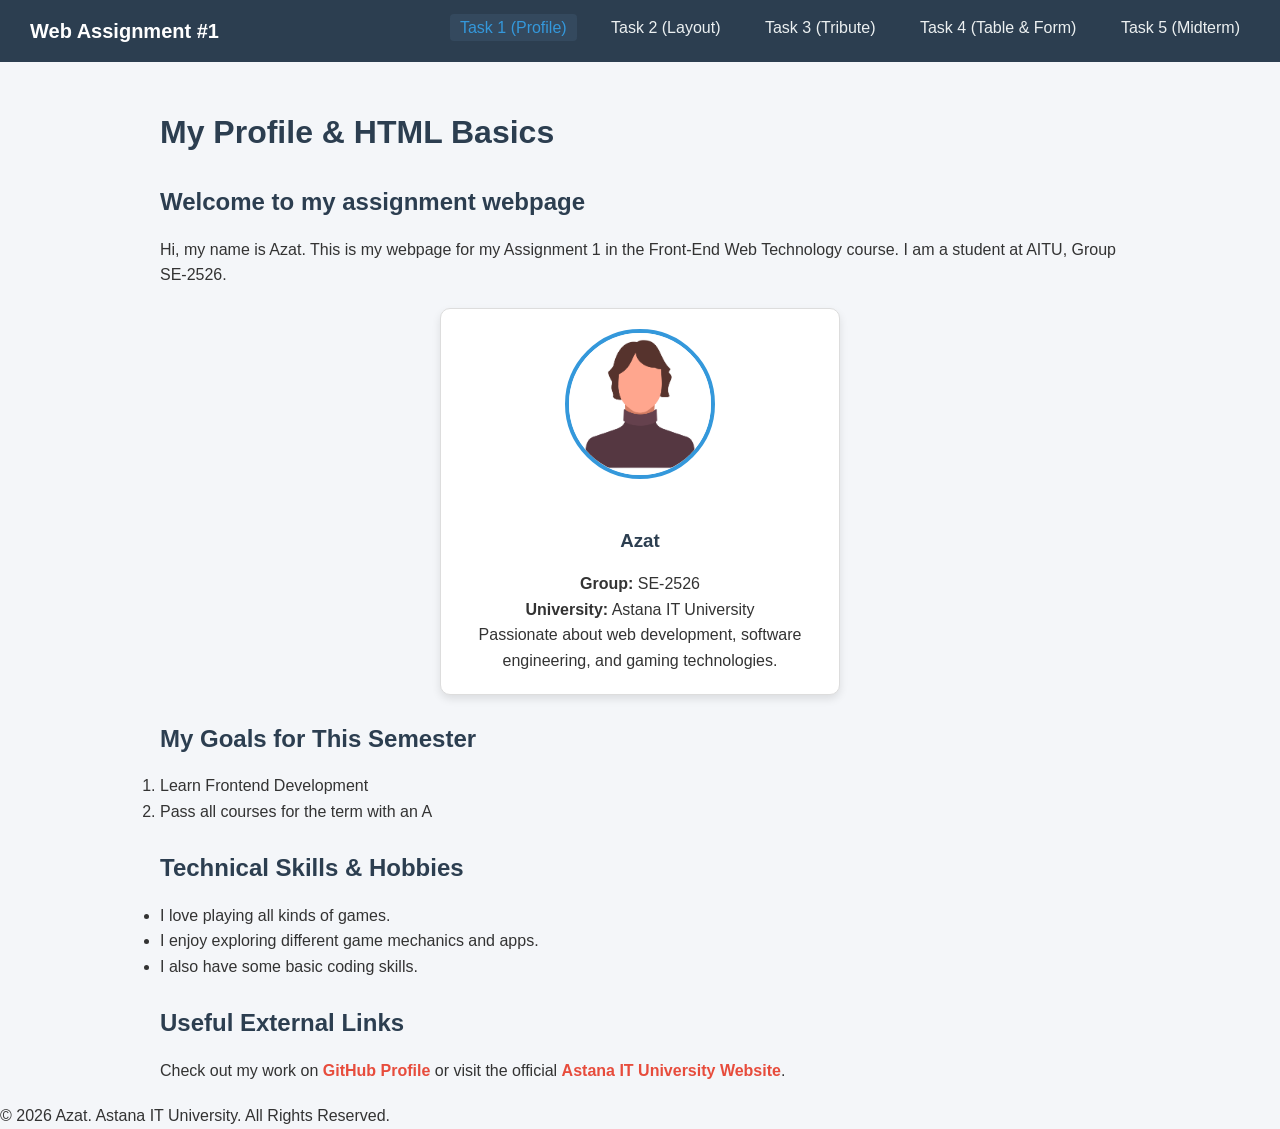
<file: index.html>
<!DOCTYPE html>
<html lang="en">
<head>
    <meta charset="UTF-8">
    <meta name="viewport" content="width=device-width, initial-scale=1.0">
    <title>Assignment 1 - Personal Profile</title>
    <link rel="stylesheet" href="style.css">
</head>
<body>

    <!--компос, баска тасктармен коннект-->
    <header>
        <nav class="navbar">
            <div class="logo">Web Assignment #1</div>
            <ul class="nav-links">
                <li><a href="index.html" class="active">Task 1 (Profile)</a></li>
                <li><a href="task2.html">Task 2 (Layout)</a></li>
                <li><a href="task3.html">Task 3 (Tribute)</a></li>
                <li><a href="task4.html">Task 4 (Table & Form)</a></li>
                <li><a href="task5.html">Task 5 (Midterm)</a></li>
            </ul>
        </nav>
    </header>

    <main class="container">
        <!--голова-->
        <h1>My Profile & HTML Basics</h1>
        <h2>Welcome to my assignment webpage</h2>

        <!--Описание-->
        <p>Hi, my name is Azat. This is my webpage for my Assignment 1 in the Front-End Web Technology course. I am a student at AITU, Group SE-2526.</p>

        <!--меным профиль-->
        <div class="profile-card" id="my-profile">
            <img src="assets/profile.jpg" class="profile-img" alt="Profile Picture">
            <h3>Azat</h3>
            <p><strong>Group:</strong> SE-2526</p>
            <p><strong>University:</strong> Astana IT University</p>
            <p>Passionate about web development, software engineering, and gaming technologies.</p>
        </div>

        <!--работа с ол ул короче список -->
        <h2>My Goals for This Semester</h2>
        <ol>
            <li>Learn Frontend Development</li>
            <li>Pass all courses for the term with an A</li>
        </ol>

        <h2>Technical Skills & Hobbies</h2>
        <ul>
            <li>I love playing all kinds of games.</li>
            <li>I enjoy exploring different game mechanics and apps.</li>
            <li>I also have some basic coding skills.</li>
        </ul>

        <!--сырткы ссылка-->
        <h2>Useful External Links</h2>
        <p>
            Check out my work on <a href="https://github.com/Azatlik29" target="_blank" class="external-link">GitHub Profile</a>
            or visit the official <a href="https://lms.astanait.edu.kz/" target="_blank" class="external-link">Astana IT University Website</a>.
        </p>
    </main>

    <footer>
        <p>&copy; 2026 Azat. Astana IT University. All Rights Reserved.</p>
    </footer>

</body>
</html>
</file>
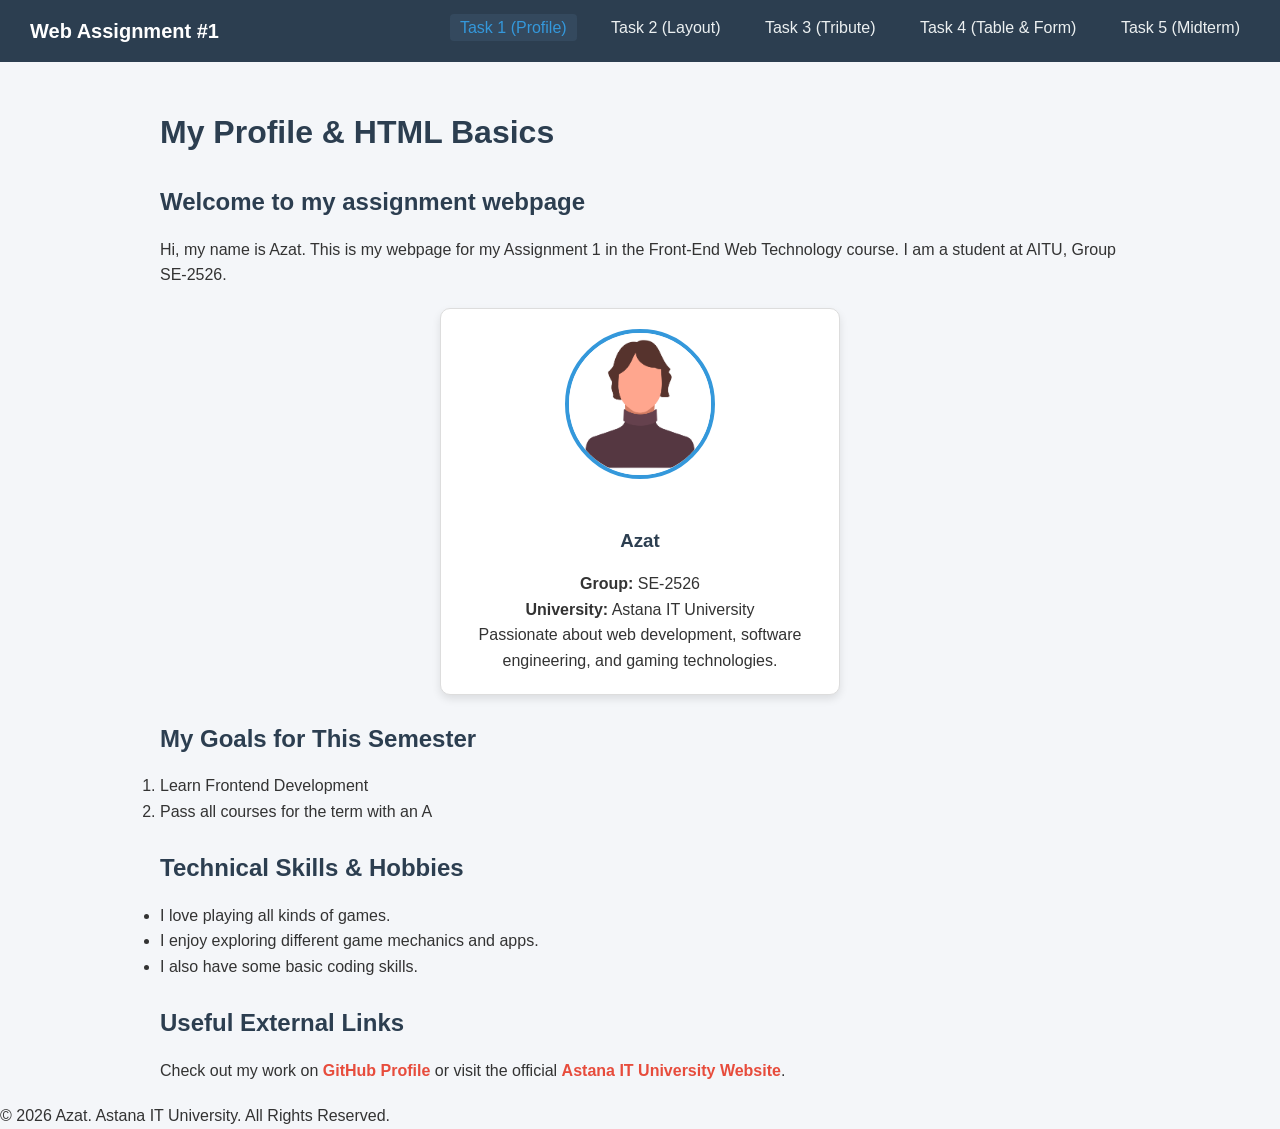
<file: Index.html>
<!DOCTYPE html>
<html lang="en">
<head>
    <meta charset="UTF-8">
    <meta name="viewport" content="width=device-width, initial-scale=1.0">
    <title>Assignment 1 - Personal Profile</title>
    <link rel="stylesheet" href="style.css">
</head>
<body>

    <!--компос, баска тасктармен коннект-->
    <header>
        <nav class="navbar">
            <div class="logo">Web Assignment #1</div>
            <ul class="nav-links">
                <li><a href="index.html" class="active">Task 1 (Profile)</a></li>
                <li><a href="task2.html">Task 2 (Layout)</a></li>
                <li><a href="task3.html">Task 3 (Tribute)</a></li>
                <li><a href="task4.html">Task 4 (Table & Form)</a></li>
                <li><a href="task5.html">Task 5 (Midterm)</a></li>
            </ul>
        </nav>
    </header>

    <main class="container">
        <!--голова-->
        <h1>My Profile & HTML Basics</h1>
        <h2>Welcome to my assignment webpage</h2>

        <!--Описание-->
        <p>Hi, my name is Azat. This is my webpage for my Assignment 1 in the Front-End Web Technology course. I am a student at AITU, Group SE-2526.</p>

        <!--меным профиль-->
        <div class="profile-card" id="my-profile">
            <img src="assets/profile.jpg" alt="Profile Picture of Azat" class="profile-img">
            <h3>Azat</h3>
            <p><strong>Group:</strong> SE-2526</p>
            <p><strong>University:</strong> Astana IT University</p>
            <p>Passionate about web development, software engineering, and gaming technologies.</p>
        </div>

        <!--работа с ол ул короче список -->
        <h2>My Goals for This Semester</h2>
        <ol>
            <li>Learn Frontend Development</li>
            <li>Pass all courses for the term with an A</li>
        </ol>

        <h2>Technical Skills & Hobbies</h2>
        <ul>
            <li>I love playing all kinds of games.</li>
            <li>I enjoy exploring different game mechanics and apps.</li>
            <li>I also have some basic coding skills.</li>
        </ul>

        <!--сырткы ссылка-->
        <h2>Useful External Links</h2>
        <p>
            Check out my work on <a href="https://github.com/Azatlik29" target="_blank" class="external-link">GitHub Profile</a>
            or visit the official <a href="https://lms.astanait.edu.kz/" target="_blank" class="external-link">Astana IT University Website</a>.
        </p>
    </main>

    <footer>
        <p>&copy; 2026 Azat. Astana IT University. All Rights Reserved.</p>
    </footer>

</body>
</html>
</file>
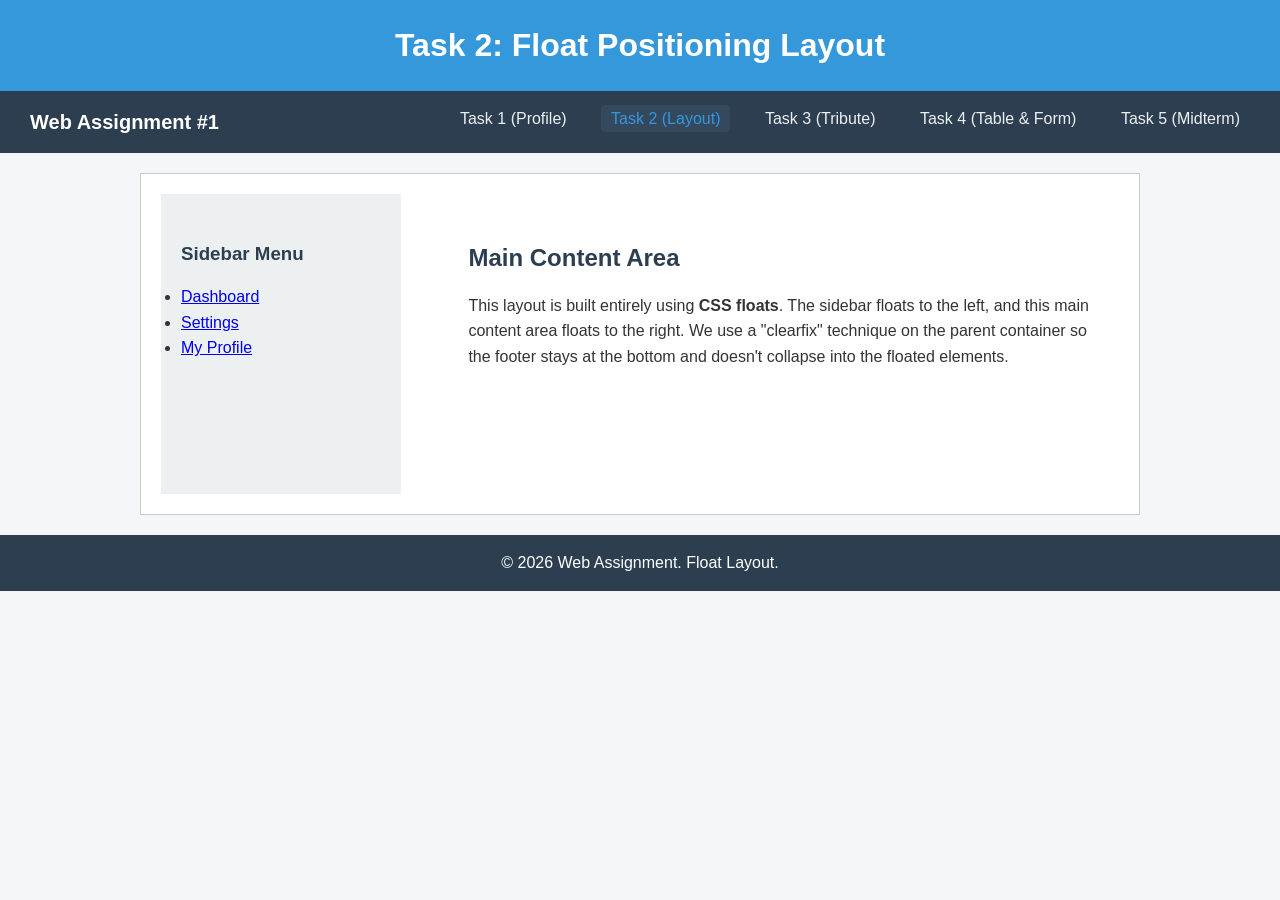
<file: task2.html>
<!DOCTYPE html>
<html lang="en">
<head>
    <meta charset="UTF-8">
    <title>Task 2 - Webpage Layout</title>
    <link rel="stylesheet" href="style.css">
</head>
<body>
    <header class="main-header">
        <h1>Task 2: Float Positioning Layout</h1>
    </header>
    <nav class="navbar">
        <div class="logo">Web Assignment #1</div>
        <ul class="nav-links">
            <li><a href="index.html">Task 1 (Profile)</a></li>
            <li><a href="task2.html" class="active">Task 2 (Layout)</a></li>
            <li><a href="task3.html">Task 3 (Tribute)</a></li>
            <li><a href="task4.html">Task 4 (Table & Form)</a></li>
            <li><a href="task5.html">Task 5 (Midterm)</a></li>
        </ul>
    </nav>
    <div class="container clearfix" id="layout-container">
        <aside class="sidebar">
            <h3>Sidebar Menu</h3>
            <ul>
                <li><a href="#">Dashboard</a></li>
                <li><a href="#">Settings</a></li>
                <li><a href="#">My Profile</a></li>
            </ul>
        </aside>
        <main class="main-aside-content">
            <h2>Main Content Area</h2>
            <p>This layout is built entirely using <strong>CSS floats</strong>. The sidebar floats to the left, and this main content area floats to the right. We use a "clearfix" technique on the parent container so the footer stays at the bottom and doesn't collapse into the floated elements.</p>
        </main>

    </div>

    <footer class="layout-footer">
        <p>&copy; 2026 Web Assignment. Float Layout.</p>
    </footer>
</body>
</html>
</file>
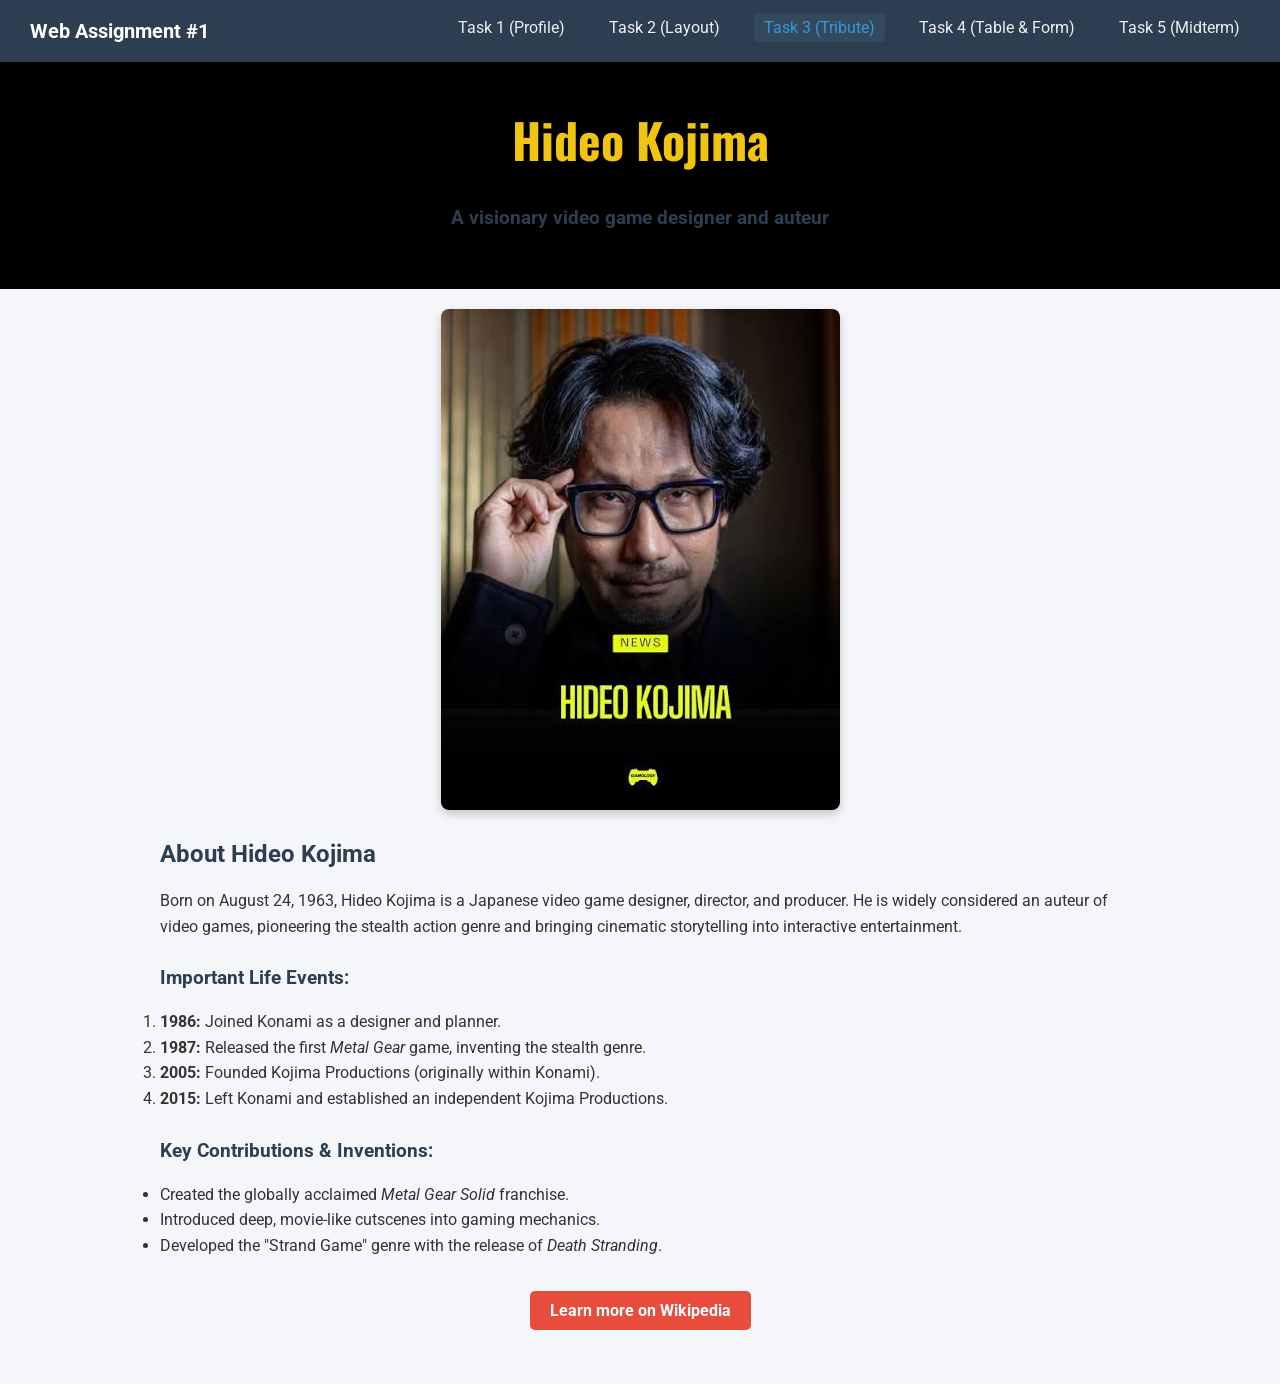
<file: task3.html>
<!DOCTYPE html>
<html lang="en">
<head>
    <meta charset="UTF-8">
    <title>Task 3 - Tribute Page</title>
    <link rel="stylesheet" href="style.css">
    <link href="https://fonts.googleapis.com/css2?family=Roboto:wght@400;700&family=Oswald:wght@500&display=swap" rel="stylesheet">
</head>
<body>
    <nav class="navbar">
        <div class="logo">Web Assignment #1</div>
        <ul class="nav-links">
            <li><a href="index.html">Task 1 (Profile)</a></li>
            <li><a href="task2.html">Task 2 (Layout)</a></li>
            <li><a href="task3.html" class="active">Task 3 (Tribute)</a></li>
            <li><a href="task4.html">Task 4 (Table & Form)</a></li>
            <li><a href="task5.html">Task 5 (Midterm)</a></li>
        </ul>
    </nav>

    <div class="tribute-content">
        <header class="tribute-header">
            <h1>Hideo Kojima</h1>
            <h3>A visionary video game designer and auteur</h3>
        </header>

        <main class="container">
            <img src="assets/hideo.jpeg" alt="Hideo Kojima Portrait" class="tribute-img">

            <h2>About Hideo Kojima</h2>
            <p>Born on August 24, 1963, Hideo Kojima is a Japanese video game designer, director, and producer. He is widely considered an auteur of video games, pioneering the stealth action genre and bringing cinematic storytelling into interactive entertainment.</p>

            <h3>Important Life Events:</h3>
            <ol>
                <li><strong>1986:</strong> Joined Konami as a designer and planner.</li>
                <li><strong>1987:</strong> Released the first <em>Metal Gear</em> game, inventing the stealth genre.</li>
                <li><strong>2005:</strong> Founded Kojima Productions (originally within Konami).</li>
                <li><strong>2015:</strong> Left Konami and established an independent Kojima Productions.</li>
            </ol>

            <h3>Key Contributions & Inventions:</h3>
            <ul>
                <li>Created the globally acclaimed <em>Metal Gear Solid</em> franchise.</li>
                <li>Introduced deep, movie-like cutscenes into gaming mechanics.</li>
                <li>Developed the "Strand Game" genre with the release of <em>Death Stranding</em>.</li>
            </ul>

            <div class="tribute-footer">
                <a href="https://en.wikipedia.org/wiki/Hideo_Kojima" target="_blank" class="btn">Learn more on Wikipedia</a>
            </div>
        </main>
    </div>
</body>
</html>
</file>
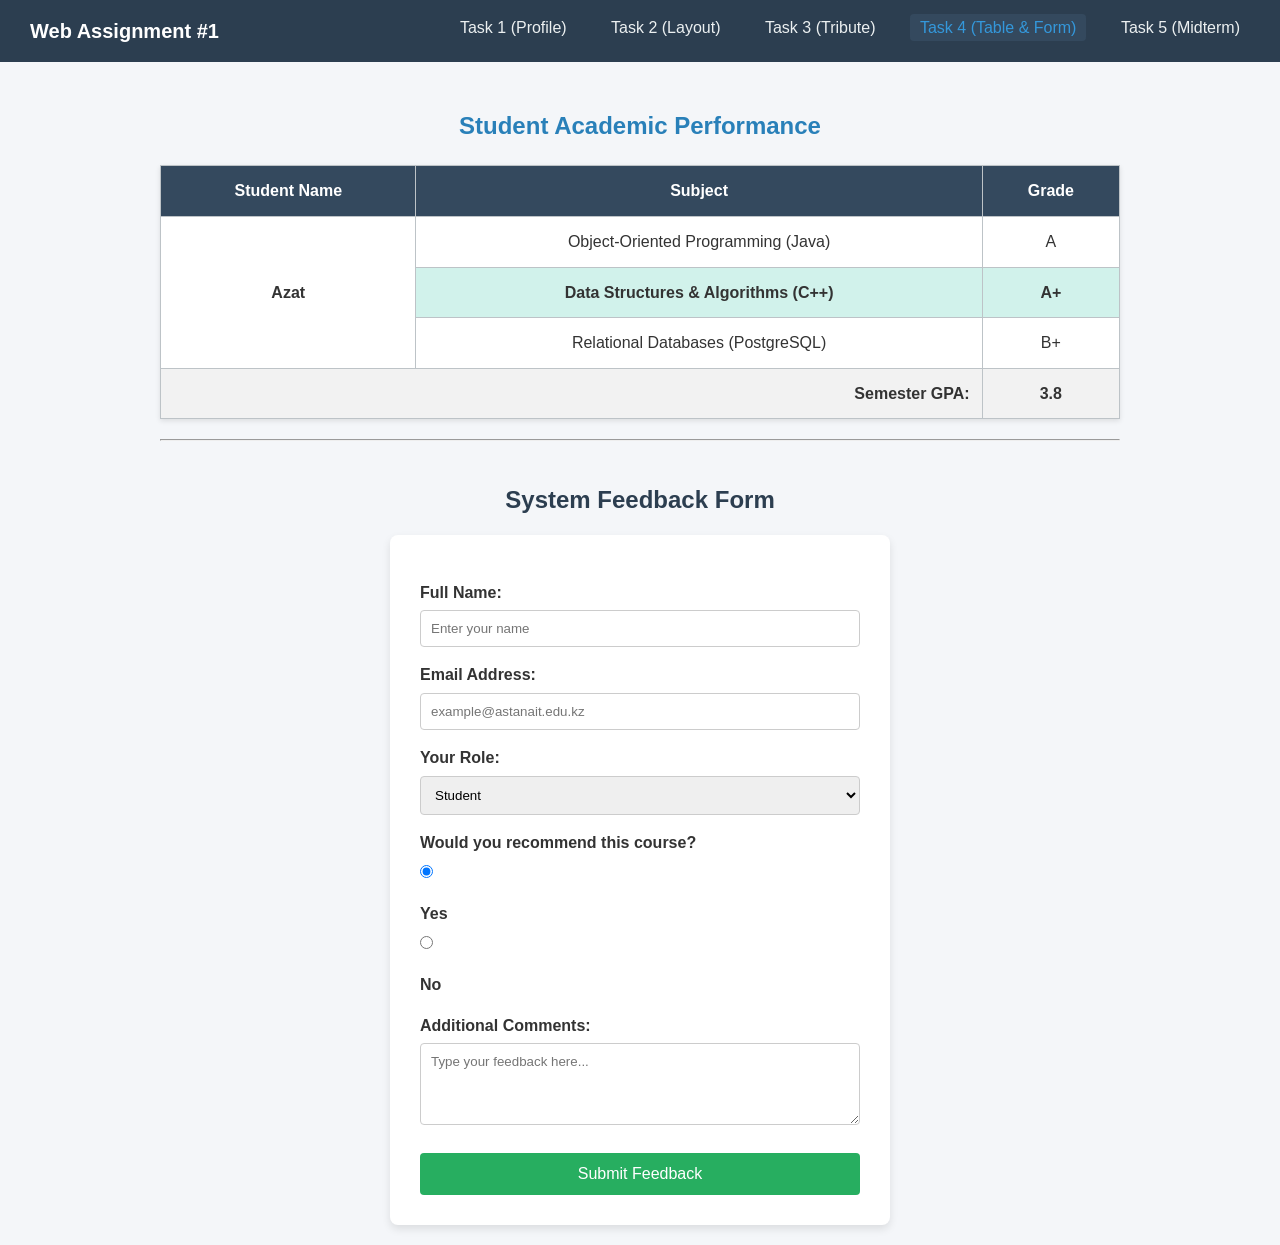
<file: task4.html>
<!DOCTYPE html>
<html lang="en">
<head>
    <meta charset="UTF-8">
    <title>Task 4 - Tables and Forms</title>
    <link rel="stylesheet" href="style.css">
</head>
<body>
    <nav class="navbar">
        <div class="logo">Web Assignment #1</div>
        <ul class="nav-links">
            <li><a href="index.html">Task 1 (Profile)</a></li>
            <li><a href="task2.html">Task 2 (Layout)</a></li>
            <li><a href="task3.html">Task 3 (Tribute)</a></li>
            <li><a href="task4.html" class="active">Task 4 (Table & Form)</a></li>
            <li><a href="task5.html">Task 5 (Midterm)</a></li>
        </ul>
    </nav>

    <main class="container">
        <h2 id="table-title">Student Academic Performance</h2>
        <table class="grades-table">
            <thead>
                <tr>
                    <th>Student Name</th>
                    <th>Subject</th>
                    <th>Grade</th>
                </tr>
            </thead>
            <tbody>
                <tr>
                    <td rowspan="3"><strong>Azat</strong></td>
                    <td>Object-Oriented Programming (Java)</td>
                    <td>A</td>
                </tr>
                <tr class="highlight-row">
                    <td>Data Structures & Algorithms (C++)</td>
                    <td>A+</td>
                </tr>
                <tr>
                    <td>Relational Databases (PostgreSQL)</td>
                    <td>B+</td>
                </tr>
                <tr>
                    <td colspan="2" style="text-align: right;"><strong>Semester GPA:</strong></td>
                    <td><strong>3.8</strong></td>
                </tr>
            </tbody>
        </table>

        <hr>

        <h2 style="text-align: center; margin-top: 40px;">System Feedback Form</h2>
        <div class="form-container">
            <form id="feedback-form" action="#" method="POST">

                <label for="name">Full Name:</label>
                <input type="text" id="name" name="name" required placeholder="Enter your name">

                <label for="email">Email Address:</label>
                <input type="email" id="email" name="email" required placeholder="example@astanait.edu.kz">

                <label for="role">Your Role:</label>
                <select id="role" name="role">
                    <option value="student">Student</option>
                    <option value="teacher">Teacher</option>
                    <option value="other">Other</option>
                </select>

                <label>Would you recommend this course?</label>
                <div class="radio-group">
                    <input type="radio" id="yes" name="recommend" value="yes" checked>
                    <label for="yes">Yes</label>

                    <input type="radio" id="no" name="recommend" value="no">
                    <label for="no">No</label>
                </div>

                <label for="comments">Additional Comments:</label>
                <textarea id="comments" name="comments" rows="4" placeholder="Type your feedback here..."></textarea>

                <button type="submit" class="submit-btn">Submit Feedback</button>
            </form>
        </div>
    </main>
</body>
</html>
</file>
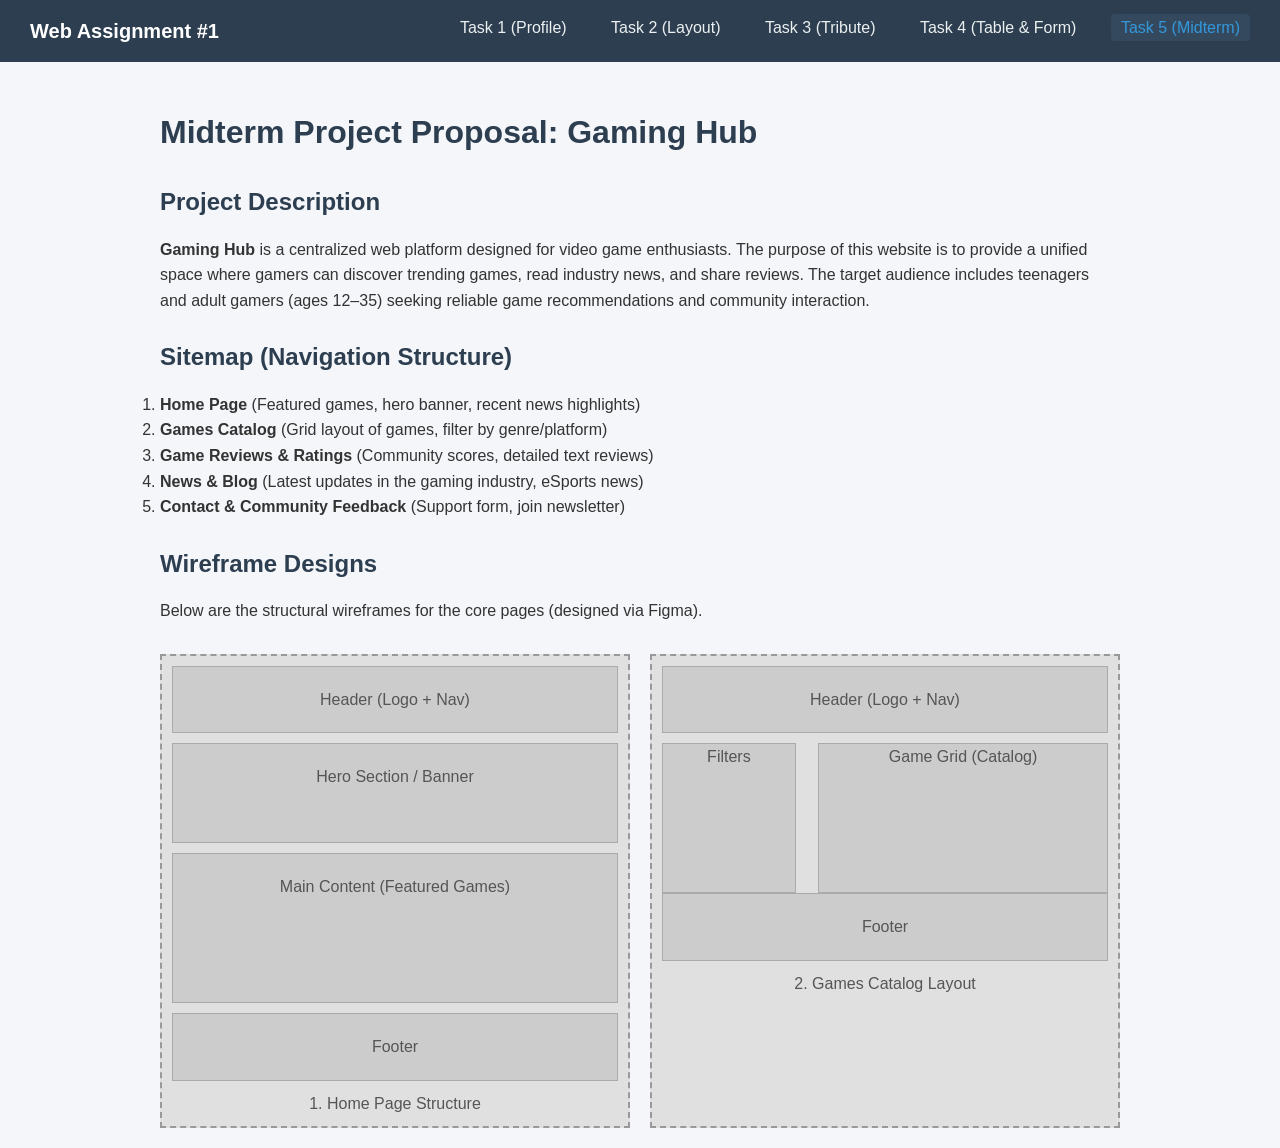
<file: task5.html>
<!DOCTYPE html>
<html lang="en">
<head>
    <meta charset="UTF-8">
    <title>Task 5 - Midterm Proposal</title>
    <link rel="stylesheet" href="style.css">
</head>
<body>
    <nav class="navbar">
        <div class="logo">Web Assignment #1</div>
        <ul class="nav-links">
            <li><a href="index.html">Task 1 (Profile)</a></li>
            <li><a href="task2.html">Task 2 (Layout)</a></li>
            <li><a href="task3.html">Task 3 (Tribute)</a></li>
            <li><a href="task4.html">Task 4 (Table & Form)</a></li>
            <li><a href="task5.html" class="active">Task 5 (Midterm)</a></li>
        </ul>
    </nav>

    <main class="container">
        <h1>Midterm Project Proposal: Gaming Hub</h1>

        <h2>Project Description</h2>
        <p><strong>Gaming Hub</strong> is a centralized web platform designed for video game enthusiasts. The purpose of this website is to provide a unified space where gamers can discover trending games, read industry news, and share reviews. The target audience includes teenagers and adult gamers (ages 12–35) seeking reliable game recommendations and community interaction.</p>

        <h2>Sitemap (Navigation Structure)</h2>
        <ol>
            <li><strong>Home Page</strong> (Featured games, hero banner, recent news highlights)</li>
            <li><strong>Games Catalog</strong> (Grid layout of games, filter by genre/platform)</li>
            <li><strong>Game Reviews & Ratings</strong> (Community scores, detailed text reviews)</li>
            <li><strong>News & Blog</strong> (Latest updates in the gaming industry, eSports news)</li>
            <li><strong>Contact & Community Feedback</strong> (Support form, join newsletter)</li>
        </ol>

        <h2>Wireframe Designs</h2>
        <p>Below are the structural wireframes for the core pages (designed via Figma).</p>
        <div class="wireframe-grid">
            <div class="wireframe-box">
                <div class="wf-header">Header (Logo + Nav)</div>
                <div class="wf-hero">Hero Section / Banner</div>
                <div class="wf-content">Main Content (Featured Games)</div>
                <div class="wf-footer">Footer</div>
                <p>1. Home Page Structure</p>
            </div>

            <div class="wireframe-box">
                <div class="wf-header">Header (Logo + Nav)</div>
                <div class="wf-sidebar">Filters</div>
                <div class="wf-content-half">Game Grid (Catalog)</div>
                <div class="wf-footer" style="clear:both;">Footer</div>
                <p>2. Games Catalog Layout</p>
            </div>
        </div>
    </main>
</body>
</html>
</file>
<file: style.css>
/*gls*/
* {
    box-sizing: border-box;
    margin: 0;
    padding: 0;
}

body {
    font-family: 'Roboto', Arial, sans-serif;
    background-color: #f4f6f9;
    color: #333;
    line-height: 1.6;
}

.container {
    max-width: 1000px;
    margin: 0 auto;
    padding: 20px;
}

/*nvbr*/
.navbar {
    background-color: #2c3e50;
    padding: 15px 30px;
    display: table;
    width: 100%;
}
.logo {
    color: white;
    font-weight: bold;
    font-size: 20px;
    float: left;
}
.nav-links {
    list-style: none;
    float: right;
}
.nav-links li {
    display: inline-block;
    margin-left: 20px;
}
.nav-links a {
    color: #ecf0f1;
    text-decoration: none;
    font-size: 16px;
    padding: 5px 10px;
    border-radius: 4px;
    transition: background 0.3s;
}
.nav-links a:hover, .nav-links a.active {
    background-color: #34495e;
    color: #3498db;
}

/*t1*/
h1, h2, h3 {
    color: #2c3e50;
    margin-bottom: 15px;
    margin-top: 25px;
}
.profile-card {
    background: white;
    padding: 20px;
    border-radius: 10px;
    box-shadow: 0 4px 8px rgba(0,0,0,0.1);
    text-align: center;
    max-width: 400px;
    margin: 20px auto;
    border: 1px solid #ddd;
}
.profile-img {
    max-width: 150px;
    height: 150px;
    object-fit: cover;
    border-radius: 50%;
    border: 4px solid #3498db;
    margin-bottom: 15px;
}
.external-link {
    color: #e74c3c;
    font-weight: bold;
    text-decoration: none;
}
.external-link:hover {
    text-decoration: underline;
}

/*t2*/
.main-header {
    background-color: #3498db;
    color: white;
    text-align: center;
    padding: 20px;
}
.main-header h1 {
    color: white;
    margin: 0;
}
#layout-container {
    background: white;
    margin-top: 20px;
    border: 1px solid #ccc;
}
.sidebar {
    float: left;
    width: 25%;
    background-color: #ecf0f1;
    padding: 20px;
    min-height: 300px;
}
.main-aside-content {
    float: right;
    width: 70%;
    padding: 20px;
    background-color: #fff;
    min-height: 300px;
}
.layout-footer {
    clear: both;
    background: #2c3e50;
    color: white;
    text-align: center;
    padding: 15px;
    margin-top: 20px;
}
.clearfix::after {
    content: "";
    display: table;
    clear: both;
}

/*t3*/
.tribute-header {
    background-color: #000;
    color: #fff;
    text-align: center;
    padding: 40px 20px;
}
.tribute-header h1 {
    font-family: 'Oswald', sans-serif;
    color: #f1c40f;
    font-size: 3rem;
    margin: 0;
}
.tribute-img {
    max-width: 100%;
    border-radius: 8px;
    box-shadow: 0 4px 10px rgba(0,0,0,0.2);
    display: block;
    margin: 0 auto 20px auto;
}
.tribute-footer {
    text-align: center;
    margin: 40px 0;
}
.btn {
    background-color: #e74c3c;
    color: white;
    padding: 10px 20px;
    text-decoration: none;
    border-radius: 5px;
    font-weight: bold;
    transition: 0.3s;
}
.btn:hover {
    background-color: #c0392b;
}

/*t4*/
#table-title {
    text-align: center;
    color: #2980b9;
}
.grades-table {
    width: 100%;
    border-collapse: collapse;
    margin: 20px 0;
    background: white;
    box-shadow: 0 2px 5px rgba(0,0,0,0.1);
}
.grades-table th, .grades-table td {
    border: 1px solid #bdc3c7;
    padding: 12px;
    text-align: center;
}
.grades-table th {
    background-color: #34495e;
    color: white;
}
.grades-table tbody tr:nth-child(even) {
    background-color: #f2f2f2;
}
.highlight-row {
    background-color: #d1f2eb !important;
    font-weight: bold;
}

.form-container {
    background-color: white;
    max-width: 500px;
    margin: 0 auto;
    padding: 30px;
    border-radius: 8px;
    box-shadow: 0 4px 8px rgba(0,0,0,0.1);
}
#feedback-form label {
    font-weight: bold;
    display: block;
    margin-top: 15px;
    margin-bottom: 5px;
}
#feedback-form input[type="text"],
#feedback-form input[type="email"],
#feedback-form select,
#feedback-form textarea {
    width: 100%;
    padding: 10px;
    border: 1px solid #ccc;
    border-radius: 4px;
    font-family: inherit;
}
.radio-group {
    margin-bottom: 15px;
}
.radio-group input {
    margin-right: 5px;
}
.radio-group label {
    display: inline;
    font-weight: normal;
    margin-right: 15px;
}
.submit-btn {
    background-color: #27ae60;
    color: white;
    border: none;
    padding: 12px;
    width: 100%;
    border-radius: 4px;
    font-size: 16px;
    cursor: pointer;
    margin-top: 20px;
    transition: 0.3s;
}
.submit-btn:hover {
    background-color: #2ecc71;
}

/*t5*/
.wireframe-grid {
    display: flex;
    gap: 20px;
    margin-top: 30px;
}
.wireframe-box {
    flex: 1;
    background: #e0e0e0;
    border: 2px dashed #999;
    padding: 10px;
    text-align: center;
    color: #555;
}
.wf-header, .wf-hero, .wf-content, .wf-footer {
    background: #ccc;
    margin-bottom: 10px;
    padding: 20px;
    border: 1px solid #aaa;
}
.wf-hero { height: 100px; }
.wf-content { height: 150px; }
.wf-sidebar {
    float: left;
    width: 30%;
    height: 150px;
    background: #ccc;
    border: 1px solid #aaa;
}
.wf-content-half {
    float: right;
    width: 65%;
    height: 150px;
    background: #ccc;
    border: 1px solid #aaa;
}
</file>
